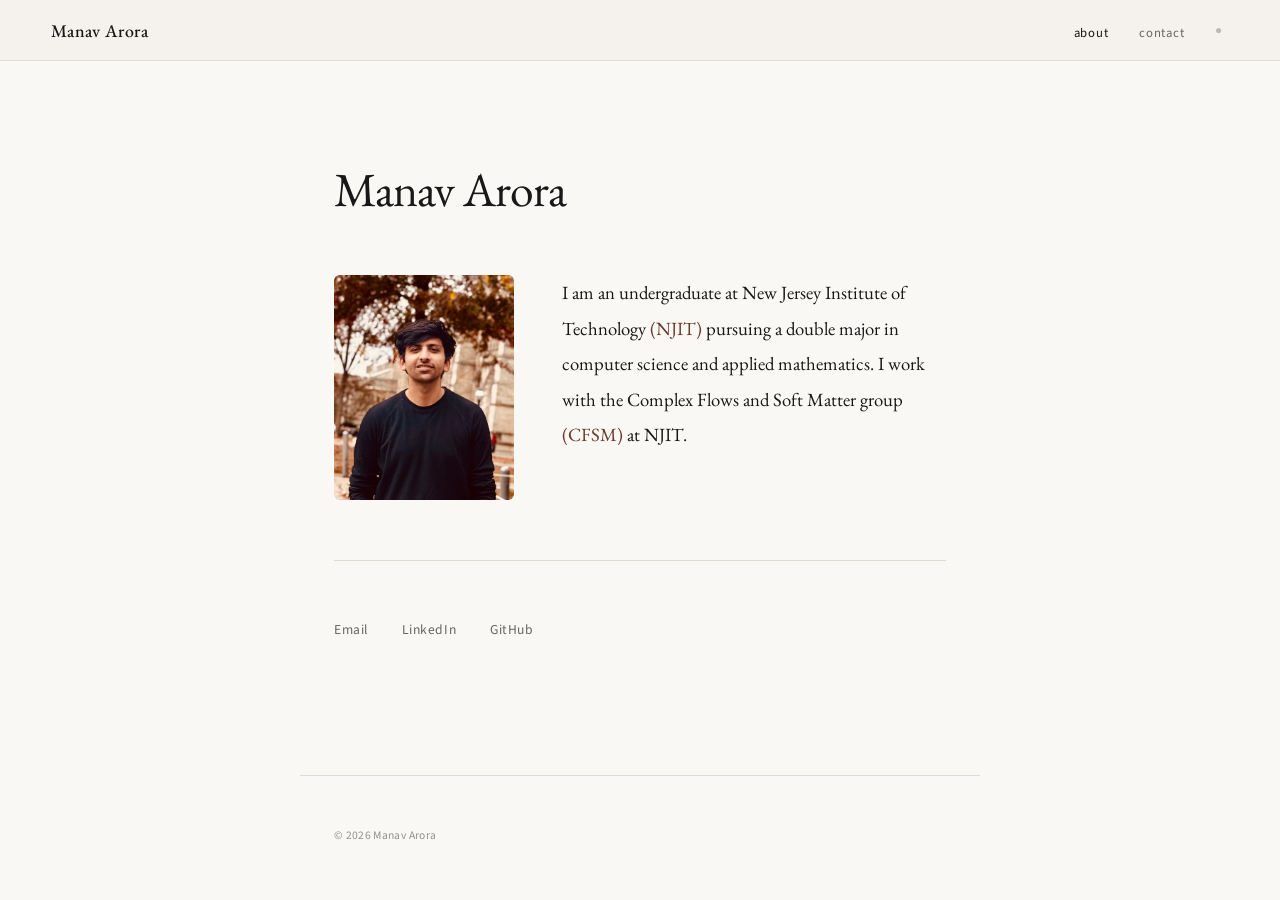
<file: index.html>
<!DOCTYPE html>
<html lang="en">
<head>
<meta charset="UTF-8">
<meta name="viewport" content="width=device-width, initial-scale=1.0">
<title>Manav Arora — CS & Applied Math, NJIT</title>
<meta name="description" content="Manav Arora is an undergraduate at NJIT double majoring in computer science and applied mathematics, working with the Complex Flows and Soft Matter research group.">
<meta name="keywords" content="Manav Arora, NJIT, computer science, applied mathematics, CFSM, topological data analysis, porous media">
<meta name="author" content="Manav Arora">
<link rel="canonical" href="https://aroramanav.com/">
<meta property="og:title" content="Manav Arora — CS & Applied Math, NJIT">
<meta property="og:description" content="Undergraduate at NJIT double majoring in computer science and applied mathematics. Working with the Complex Flows and Soft Matter group.">
<meta property="og:url" content="https://aroramanav.com/">
<meta property="og:type" content="website">
<meta property="og:image" content="https://aroramanav.com/images/Photo.jpg">
<meta name="twitter:card" content="summary">
<meta name="twitter:title" content="Manav Arora — CS & Applied Math, NJIT">
<meta name="twitter:description" content="Undergraduate at NJIT double majoring in computer science and applied mathematics.">
<meta name="twitter:image" content="https://aroramanav.com/images/Photo.jpg">
<link href="https://fonts.googleapis.com/css2?family=EB+Garamond:ital,wght@0,400;0,500;0,600;1,400&family=Source+Sans+3:wght@300;400;500;600&display=swap" rel="stylesheet">
<link rel="stylesheet" href="style.css">
<script>if(localStorage.getItem('theme')==='dark')document.documentElement.setAttribute('data-theme','dark');</script>
<script type="application/ld+json">
{
  "@context": "https://schema.org",
  "@type": "Person",
  "name": "Manav Arora",
  "url": "https://aroramanav.com",
  "image": "https://aroramanav.com/images/Photo.jpg",
  "jobTitle": "Undergraduate Researcher",
  "affiliation": {
    "@type": "CollegeOrUniversity",
    "name": "New Jersey Institute of Technology"
  },
  "sameAs": [
    "https://github.com/manavarora1411",
    "https://www.linkedin.com/in/manavarora09/"
  ]
}
</script>
</head>
<body>

<nav>
  <a href="index.html" class="nav-name">Manav Arora</a>
  <div class="nav-right">
    <ul class="nav-links">
      <li><a href="index.html" class="active">about</a></li>
      <li><a href="contact.html">contact</a></li>
    </ul>
    <button class="theme-toggle" id="theme-toggle" aria-label="Toggle dark mode">●</button>
  </div>
</nav>

<main class="container">
  <h1>Manav Arora</h1>

  <div class="profile">
    <img src="images/Photo.jpg" alt="Manav Arora" width="180" height="225" style="object-fit:cover; border-radius:6px;">
    <div class="profile-text">
      <p>
        I am an undergraduate at New Jersey Institute of Technology <a href="https://njit.edu"> (NJIT)</a> pursuing a
        double major in computer science and applied mathematics. I work with the Complex Flows and Soft Matter group
        <a href="https://cfsm.njit.edu/"> (CFSM)</a> at NJIT.
      </p>
    </div>
  </div>

  <hr class="divider">

  <div class="link-row">
    <a href="mailto:ma2839@njit.edu">Email</a>
    <a href="https://www.linkedin.com/in/manavarora09/">LinkedIn</a>
    <a href="https://github.com/manavarora1411">GitHub</a>
  </div>
</main>

<footer><p>© 2026 Manav Arora</p></footer>

<script>
const btn = document.getElementById('theme-toggle');
function setTheme(t) {
  document.documentElement.setAttribute('data-theme', t);
  btn.textContent = t === 'dark' ? '○' : '●';
  try { localStorage.setItem('theme', t); } catch(e) {}
}
setTheme((function(){ try { return localStorage.getItem('theme'); } catch(e) { return null; } })() || 'light');
btn.addEventListener('click', () => {
  setTheme(document.documentElement.getAttribute('data-theme') === 'dark' ? 'light' : 'dark');
});
</script>

</body>
</html>
</file>
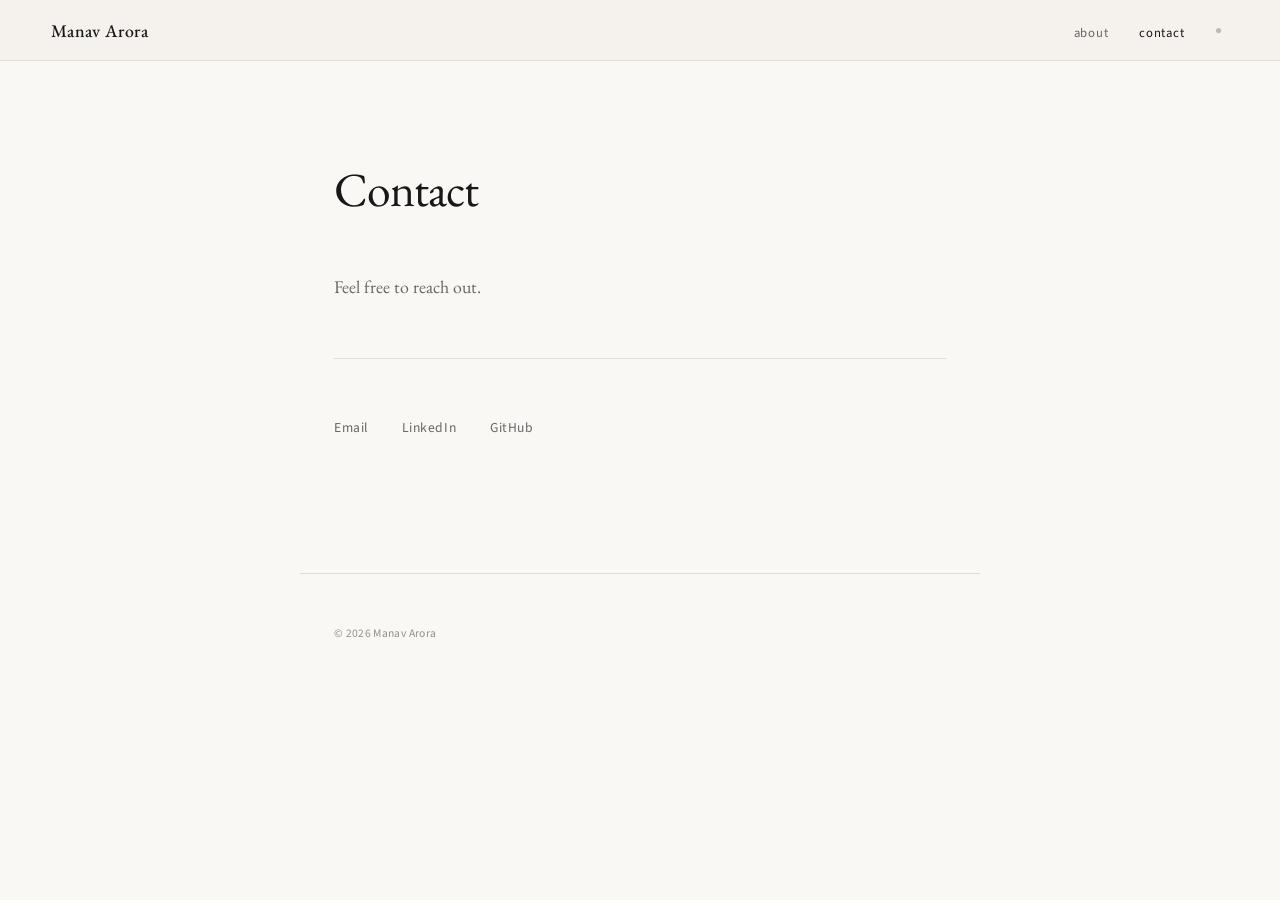
<file: contact.html>
<!DOCTYPE html>
<html lang="en">
<head>
<meta charset="UTF-8">
<meta name="viewport" content="width=device-width, initial-scale=1.0">
<title>Contact — Manav Arora</title>
<meta name="description" content="Get in touch with Manav Arora — undergraduate researcher at NJIT studying computer science and applied mathematics.">
<link rel="canonical" href="https://aroramanav.com/contact.html">
<link href="https://fonts.googleapis.com/css2?family=EB+Garamond:ital,wght@0,400;0,500;0,600;1,400&family=Source+Sans+3:wght@300;400;500;600&display=swap" rel="stylesheet">
<link rel="stylesheet" href="style.css">
<script>if(localStorage.getItem('theme')==='dark')document.documentElement.setAttribute('data-theme','dark');</script>
</head>
<body>

<nav>
  <a href="index.html" class="nav-name">Manav Arora</a>
  <div class="nav-right">
    <ul class="nav-links">
      <li><a href="index.html">about</a></li>
      <li><a href="contact.html" class="active">contact</a></li>
    </ul>
    <button class="theme-toggle" id="theme-toggle" aria-label="Toggle dark mode">●</button>
  </div>
</nav>

<main class="container">
  <h1>Contact</h1>

  <p class="contact-intro">Feel free to reach out.</p>

  <hr class="divider">

  <div class="link-row">
    <a href="mailto:ma2839@njit.edu">Email</a>
    <a href="https://www.linkedin.com/in/manavarora09/">LinkedIn</a>
    <a href="https://github.com/manavarora1411">GitHub</a>
  </div>
</main>

<footer><p>© 2026 Manav Arora</p></footer>

<script>
const btn = document.getElementById('theme-toggle');
function setTheme(t) {
  document.documentElement.setAttribute('data-theme', t);
  btn.textContent = t === 'dark' ? '○' : '●';
  try { localStorage.setItem('theme', t); } catch(e) {}
}
setTheme((function(){ try { return localStorage.getItem('theme'); } catch(e) { return null; } })() || 'light');
btn.addEventListener('click', () => {
  setTheme(document.documentElement.getAttribute('data-theme') === 'dark' ? 'light' : 'dark');
});
</script>

</body>
</html>
</file>
<file: style.css>
*, *::before, *::after { margin: 0; padding: 0; box-sizing: border-box; }
:root {
  --bg: #faf8f4; --fg: #181818; --muted: #666; --accent: #6b3a2a;
  --rule: #e0dbd4; --nav-bg: #f5f2ed;
  --serif: 'EB Garamond', Georgia, serif;
  --sans: 'Source Sans 3', sans-serif;
}
[data-theme="dark"] {
  --bg: #131210; --fg: #ddd9d2; --muted: #908a82; --accent: #c4a07a;
  --rule: #262320; --nav-bg: #1a1815;
}
html { font-size: 17px; }
body {
  font-family: var(--serif);
  background: var(--bg);
  color: var(--fg);
  -webkit-font-smoothing: antialiased;
  text-rendering: optimizeLegibility;
  transition: background 0.3s, color 0.3s;
}
::selection { background: var(--accent); color: #fff; }

nav {
  background: var(--nav-bg);
  border-bottom: 1px solid var(--rule);
  padding: 0 3rem;
  display: flex;
  align-items: center;
  justify-content: space-between;
  position: sticky;
  top: 0;
  z-index: 10;
  transition: background 0.3s, border-color 0.3s;
}
.nav-name {
  font-family: var(--serif);
  font-size: 1.05rem;
  font-weight: 500;
  color: var(--fg);
  text-decoration: none;
  padding: 1.1rem 0;
  letter-spacing: 0.02em;
}
.nav-right { display: flex; align-items: center; gap: 0.5rem; }
.nav-links { display: flex; list-style: none; gap: 0; }
.nav-links a {
  font-family: var(--sans);
  font-size: 0.75rem;
  font-weight: 400;
  color: var(--muted);
  text-decoration: none;
  padding: 1.1rem 0.9rem;
  letter-spacing: 0.06em;
  text-transform: lowercase;
  transition: color 0.25s;
}
.nav-links a:hover, .nav-links a.active { color: var(--fg); }

.theme-toggle {
  background: none;
  border: none;
  cursor: pointer;
  color: var(--muted);
  font-size: 0.7rem;
  padding: 0.4rem;
  opacity: 0.4;
  transition: opacity 0.25s;
}
.theme-toggle:hover { opacity: 0.8; }

.container {
  max-width: 680px;
  margin: 0 auto;
  padding: 6rem 2rem 8rem;
}
h1 {
  font-family: var(--serif);
  font-size: 2.8rem;
  font-weight: 400;
  margin-bottom: 3.5rem;
  letter-spacing: -0.02em;
  line-height: 1.1;
}

.profile {
  display: grid;
  grid-template-columns: 180px 1fr;
  gap: 2.8rem;
  align-items: start;
}
.profile img {
  border-radius: 6px;
}
.profile-text {
  font-size: 1.1rem;
  line-height: 1.9;
}
.profile-text p + p { margin-top: 1.3rem; }
.profile-text a {
  color: var(--accent);
  text-decoration: none;
  border-bottom: 1px solid transparent;
  transition: border-color 0.25s;
}
.profile-text a:hover { border-bottom-color: var(--accent); }

.divider {
  border: none;
  height: 1px;
  background: var(--rule);
  margin: 3.5rem 0;
  transition: background 0.3s;
}

.link-row {
  display: flex;
  gap: 2rem;
  flex-wrap: wrap;
}
.link-row a {
  font-family: var(--sans);
  font-size: 0.8rem;
  font-weight: 400;
  color: var(--muted);
  text-decoration: none;
  letter-spacing: 0.04em;
  transition: color 0.25s;
}
.link-row a:hover { color: var(--fg); }

.contact-body {
  font-size: 1.1rem;
  line-height: 2.2;
}
.contact-intro {
  color: var(--muted);
  margin-bottom: 2.5rem;
  font-size: 1.05rem;
}
.contact-body a {
  color: var(--accent);
  text-decoration: none;
  border-bottom: 1px solid transparent;
  transition: border-color 0.25s;
}
.contact-body a:hover { border-bottom-color: var(--accent); }

footer {
  max-width: 680px;
  margin: 0 auto;
  padding: 3rem 2rem;
  border-top: 1px solid var(--rule);
  transition: border-color 0.3s;
}
footer p {
  font-family: var(--sans);
  font-size: 0.68rem;
  color: var(--muted);
  letter-spacing: 0.03em;
  opacity: 0.7;
}

@media (max-width: 640px) {
  html { font-size: 16px; }
  .profile { grid-template-columns: 1fr; gap: 2rem; }
  .profile img { width: 140px; height: 175px; }
  nav { padding: 0 1.5rem; }
  .nav-links a { padding: 0.8rem 0.6rem; }
  .container { padding: 4rem 1.5rem 5rem; }
  h1 { font-size: 2rem; margin-bottom: 2.5rem; }
  .link-row { gap: 1.5rem; }
}
</file>
